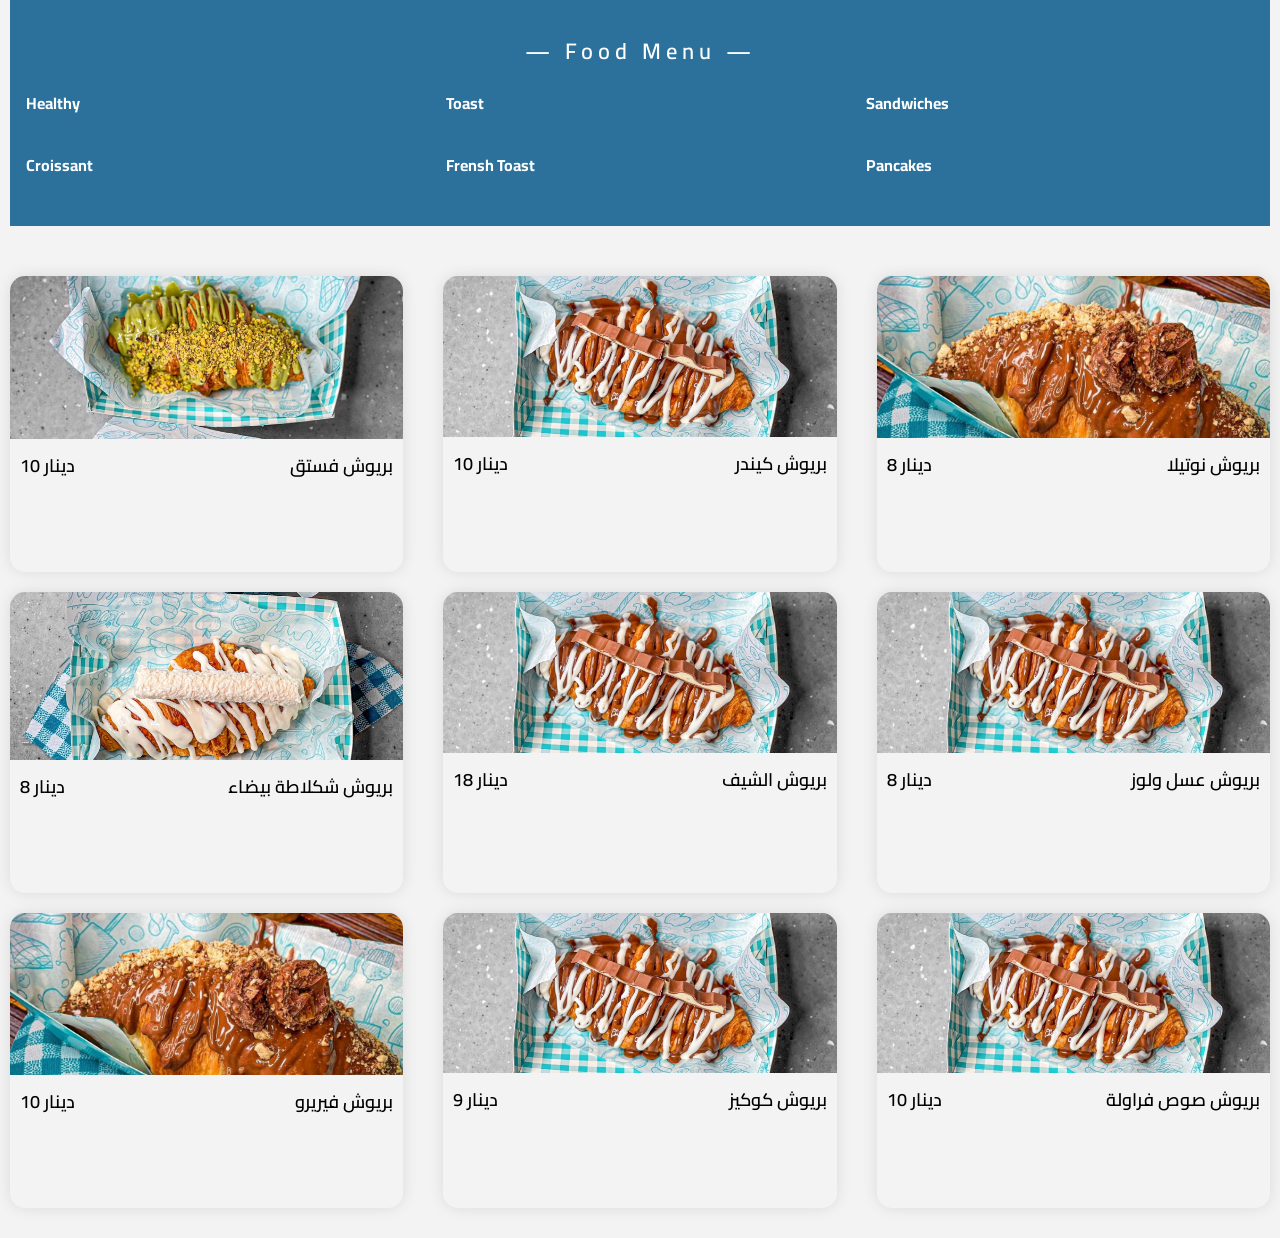
<file: croissant.html>
<!DOCTYPE html>
<html lang="en">

<head>
    <meta charset="UTF-8">
    <meta http-equiv="X-UA-Compatible" content="IE=edge">
    <meta name="viewport" content="width=device-width, initial-scale=1.0">
    <link rel="stylesheet" href="styles/new-menu.css">
    <title>Another Menu</title>
</head>

<body>
    <div class="menu">
        <div class="heading">
            <!-- <h1>LaTaza Cafe</h1> -->

            <h3>&mdash; Food Menu &mdash;</h3>
            <div class="header">
                <h3> <a href="healthy.html"> Healthy </a></h3>
                <h3><a href="toast.html"> Toast </a> </h3>
                <h3><a href="sandwiches.html"> Sandwiches </a> </h3>
                <h3> <a href="croissant.html"> Croissant </a> </h3>
                <h3><a href="frensh.html"> Frensh Toast </a> </h3>
                <h3> <a href="healthy.html"> Pancakes </a> </h3>
            </div>


        </div>
        <button onclick="topFunction()" id="myBtn" title="Go to top">^</button>
        <div class="food-item">
            <img src="assets/croissant/pesto.jpg" alt="">
            <div class="details">
                <div class="details-sub">
                    <h5 >10 دينار</h5>
                    <h5 class="price">  بريوش فستق</h5>
                </div>
                <!-- <p>Lorem ipsum dolor sit amet consectetur adipisicing elit.</p> -->
            </div>
        </div>

        <div class="food-item">
            <img src="assets/croissant/kinder.jpg" alt="">
            <div class="details">
                <div class="details-sub">
                    <h5>10 دينار</h5>
                    <h5  class="price">  بريوش كيندر</h5>
                </div>
                <!-- <p>Lorem ipsum dolor sit amet consectetur adipisicing elit.</p> -->
            </div>
        </div>

        <div class="food-item">
            <img src="assets/croissant/ferrro.jpg" alt="">
            <div class="details">
                <div class="details-sub">
                    <h5 >8 دينار</h5>
                    <h5 class="price"class="price">  بريوش نوتيلا</h5>
                </div>
                <!-- <p>Lorem ipsum dolor sit amet consectetur adipisicing elit.</p> -->
            </div>
        </div>

        <div class="food-item">
            <img src="assets/croissant/white.jpg" alt="">
            <div class="details">
                <div class="details-sub">
                    <h5>8 دينار</h5>
                    <h5 class="price">  بريوش شكلاطة بيضاء </h5>
                </div>
                <!-- <p>Lorem ipsum dolor sit amet consectetur adipisicing elit.</p> -->
            </div>
        </div>
        <div class="food-item">
            <img src="assets/croissant/kinder.jpg" alt="">
            <div class="details">
                <div class="details-sub">
                    <h5>18 دينار</h5>
                    <h5 class="price">  بريوش  الشيف </h5>
                </div>
                <!-- <p>Lorem ipsum dolor sit amet consectetur adipisicing elit.</p> -->
            </div>
        </div>
        <div class="food-item">
            <img src="assets/croissant/kinder.jpg" alt="">
            <div class="details">
                <div class="details-sub">
                    <h5>8 دينار</h5>
                    <h5 class="price">  بريوش  عسل ولوز </h5>
                </div>
                <!-- <p>Lorem ipsum dolor sit amet consectetur adipisicing elit.</p> -->
            </div>
        </div>
        <div class="food-item">
            <img src="assets/croissant/ferrro.jpg" alt="">
            <div class="details">
                <div class="details-sub">
                    <h5>10 دينار</h5>
                    <h5 class="price">  بريوش  فيريرو </h5>
                </div>
                <!-- <p>Lorem ipsum dolor sit amet consectetur adipisicing elit.</p> -->
            </div>
        </div>
        <div class="food-item">
            <img src="assets/croissant/kinder.jpg" alt="">
            <div class="details">
                <div class="details-sub">
                    <h5>9 دينار</h5>
                    <h5 class="price">  بريوش  كوكيز </h5>
                </div>
                <!-- <p>Lorem ipsum dolor sit amet consectetur adipisicing elit.</p> -->
            </div>
        </div>
        <div class="food-item">
            <img src="assets/croissant/kinder.jpg" alt="">
            <div class="details">
                <div class="details-sub">
                    <h5>10 دينار</h5>
                    <h5 class="price">  بريوش  صوص فراولة </h5>
                </div>
                <!-- <p>Lorem ipsum dolor sit amet consectetur adipisicing elit.</p> -->
            </div>
        </div>
        
    </div>
    <script>
        // Get the button
        let mybutton = document.getElementById("myBtn");

        // When the user scrolls down 20px from the top of the document, show the button
        window.onscroll = function () { scrollFunction() };

        function scrollFunction() {
            if (document.body.scrollTop > 20 || document.documentElement.scrollTop > 20) {
                mybutton.style.display = "block";
            } else {
                mybutton.style.display = "none";
            }
        }

        // When the user clicks on the button, scroll to the top of the document
        function topFunction() {
            document.body.scrollTop = 0;
            document.documentElement.scrollTop = 0;
        }
    </script>
</body>

</html>
</file>
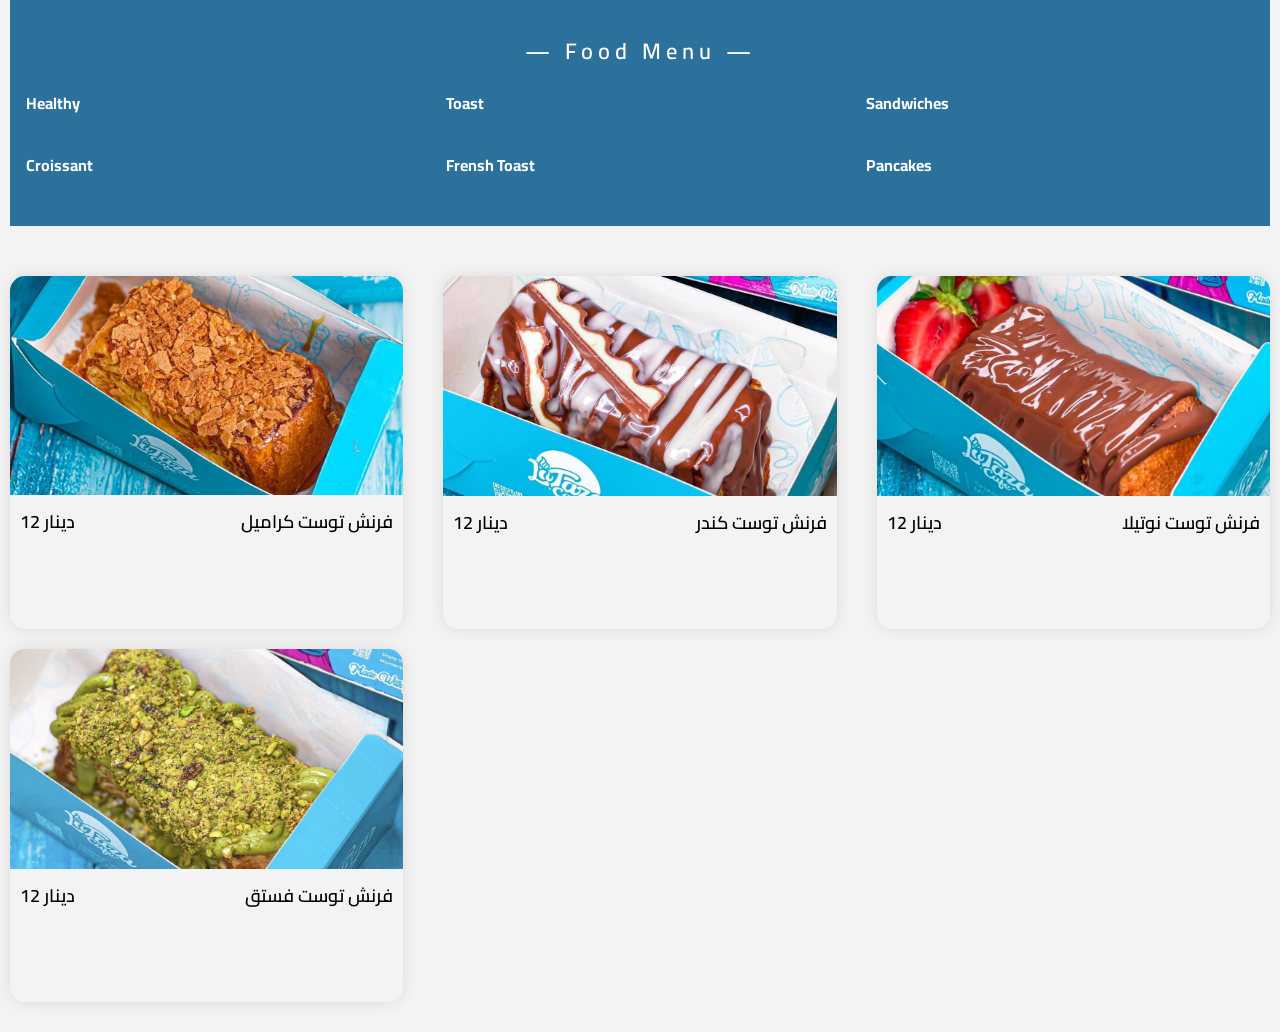
<file: frensh.html>
<!DOCTYPE html>
<html lang="en">

<head>
    <meta charset="UTF-8">
    <meta http-equiv="X-UA-Compatible" content="IE=edge">
    <meta name="viewport" content="width=device-width, initial-scale=1.0">
    <link rel="stylesheet" href="styles/new-menu.css">
    <title>Another Menu</title>
</head>

<body>
    <div class="menu">
        <div class="heading">
            <!-- <h1>LaTaza Cafe</h1> -->

            <h3>&mdash; Food Menu &mdash;</h3>
            <div class="header">
                <h3> <a href="healthy.html"> Healthy </a></h3>
                <h3><a href="toast.html"> Toast </a> </h3>
                <h3><a href="sandwiches.html"> Sandwiches </a> </h3>
                <h3> <a href="croissant.html"> Croissant </a> </h3>
                <h3><a href="frensh.html"> Frensh Toast </a> </h3>
                <h3> <a href="healthy.html"> Pancakes </a> </h3>
            </div>


        </div>
        <button onclick="topFunction()" id="myBtn" title="Go to top">^</button>
        <div class="food-item">
            <img src="assets/frenshToast/caramel.jpg" alt="">
            <div class="details">
                <div class="details-sub">
                    <h5 >12 دينار</h5>
                    <h5 class="price">فرنش توست كراميل</h5>
                </div>
                <!-- <p>Lorem ipsum dolor sit amet consectetur adipisicing elit.</p> -->
            </div>
        </div>

        <div class="food-item">
            <img src="assets/frenshToast/kinder.jpg" alt="">
            <div class="details">
                <div class="details-sub">
                    <h5>12 دينار</h5>
                    <h5  class="price"> فرنش توست كندر</h5>
                </div>
                <!-- <p>Lorem ipsum dolor sit amet consectetur adipisicing elit.</p> -->
            </div>
        </div>

        <div class="food-item">
            <img src="assets/frenshToast/nutella.jpg" alt="">
            <div class="details">
                <div class="details-sub">
                    <h5 >12 دينار</h5>
                    <h5 class="price"class="price">فرنش توست نوتيلا</h5>
                </div>
                <!-- <p>Lorem ipsum dolor sit amet consectetur adipisicing elit.</p> -->
            </div>
        </div>

        <div class="food-item">
            <img src="assets/frenshToast/pesto.jpg" alt="">
            <div class="details">
                <div class="details-sub">
                    <h5>12 دينار</h5>
                    <h5 class="price">فرنش توست فستق </h5>
                </div>
                <!-- <p>Lorem ipsum dolor sit amet consectetur adipisicing elit.</p> -->
            </div>
        </div>

     
        
    </div>
    <script>
        // Get the button
        let mybutton = document.getElementById("myBtn");

        // When the user scrolls down 20px from the top of the document, show the button
        window.onscroll = function () { scrollFunction() };

        function scrollFunction() {
            if (document.body.scrollTop > 20 || document.documentElement.scrollTop > 20) {
                mybutton.style.display = "block";
            } else {
                mybutton.style.display = "none";
            }
        }

        // When the user clicks on the button, scroll to the top of the document
        function topFunction() {
            document.body.scrollTop = 0;
            document.documentElement.scrollTop = 0;
        }
    </script>
</body>

</html>
</file>
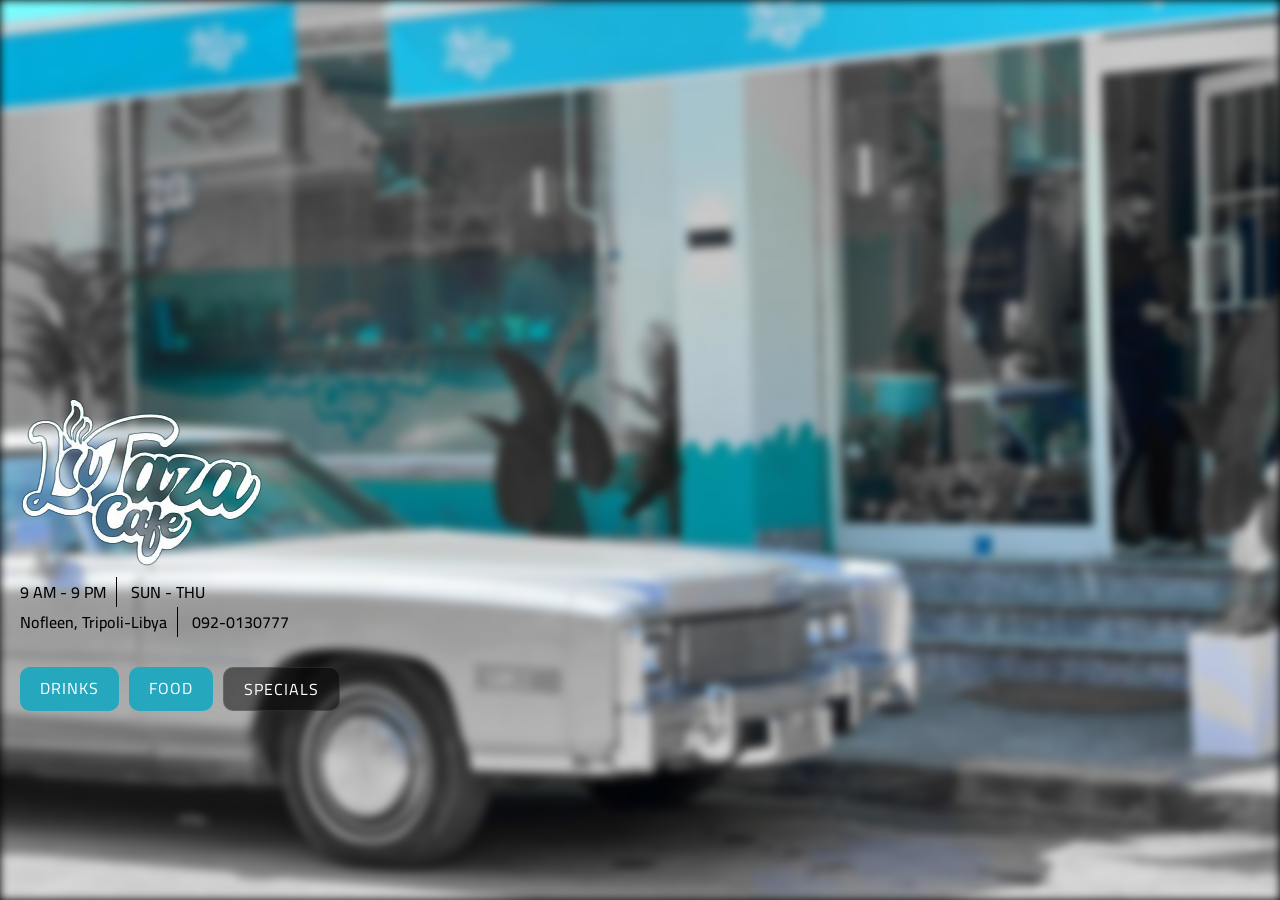
<file: home.html>
<!DOCTYPE html>
<html lang="en">
<head>
    <meta charset="UTF-8">
    <meta http-equiv="X-UA-Compatible" content="IE=edge">
    <meta name="viewport" content="width=device-width, initial-scale=1.0">
    <title>Home</title>
    <link rel="stylesheet" href="styles/home.css">
    <!-- <link rel="stylesheet" href="https://fonts.googleapis.com/icon?family=Material+Icons"> -->
    <!-- <link href='https://unpkg.com/boxicons@2.1.4/css/boxicons.min.css' rel='stylesheet'> -->

</head>
<body>
    <header>
    </header>
    <div class="banner">
        
        <img src="assets/bg2.jpg" class="bg" alt="">
        <div class="content">
            <img src="assets/name.png" class="restTitle" alt="">
        <h4>
            <span>9 AM - 9 PM</span>
            <span>SUN - THU</span>
        </h4>
        <h4>
        <span>Nofleen, Tripoli-Libya</span>
        <span>092-0130777</span>
        </h4>
        <br>
    <div class="buttons">
        <a href="side-menu.html"><i class="fi fi-rs-coffee"></i>DRINKS</a>
        <a href="new-menu.html">FOOD</a>
        <a href="">Specials</a>
    </div>  
    </div>

    </div>
</body>
</html>
</file>
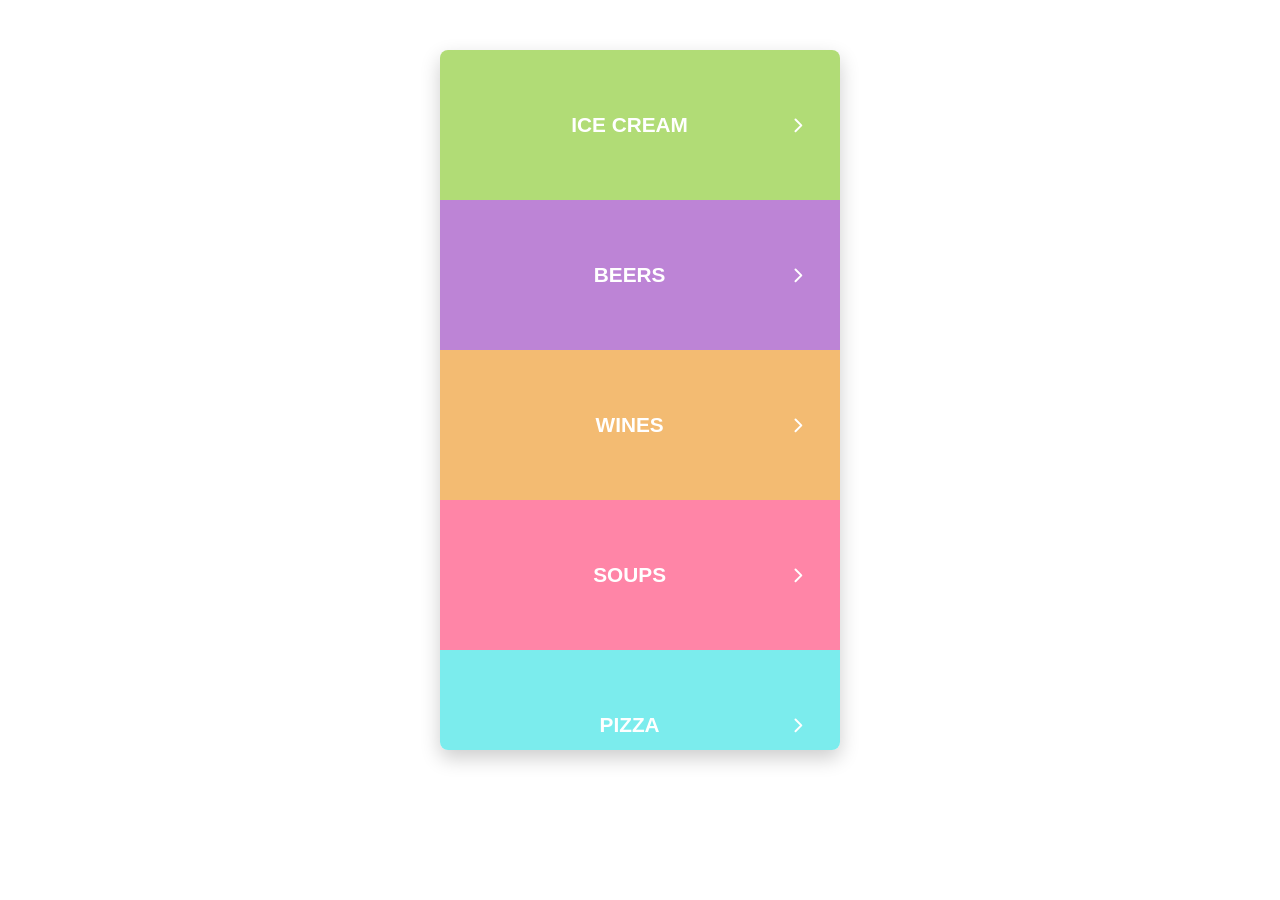
<file: new.html>
<!DOCTYPE html>
<html lang="en">
<head>
    <meta charset="UTF-8">
    <meta http-equiv="X-UA-Compatible" content="IE=edge">
    <meta name="viewport" content="width=device-width, initial-scale=1.0">
    <title>Document</title>
</head>
<body>
    <!-- Based on the following Dribbble design: https://dribbble.com/shots/1832066-GIF-for-Restaurant-Menu -->

<div class="outer-container">
    <ul class="ui-list">
      <li class="ui-item green">
        <i class="ion-icecream food-icon"></i>
        <p>Ice cream</p>
        <svg xmlns="http://www.w3.org/2000/svg" width="1em" height="1em" viewBox="0 0 512 512"><path fill="none" stroke="currentColor" stroke-linecap="round" stroke-linejoin="round" stroke-width="48" d="m184 112l144 144l-144 144"/></svg>      </li>
      <li class="ui-item purple">
        <i class="ion-beer food-icon"></i>
        <p>Beers</p>
        <svg xmlns="http://www.w3.org/2000/svg" width="1em" height="1em" viewBox="0 0 512 512"><path fill="none" stroke="currentColor" stroke-linecap="round" stroke-linejoin="round" stroke-width="48" d="m184 112l144 144l-144 144"/></svg>      </li>
      <li class="ui-item orange">
        <i class="ion-wineglass food-icon"></i>
        <p>Wines</p>
        <svg xmlns="http://www.w3.org/2000/svg" width="1em" height="1em" viewBox="0 0 512 512"><path fill="none" stroke="currentColor" stroke-linecap="round" stroke-linejoin="round" stroke-width="48" d="m184 112l144 144l-144 144"/></svg>
      </li>
      <li class="ui-item pink">
        <i class="ion-soup-can food-icon"></i>
        <p>Soups</p>
        <svg xmlns="http://www.w3.org/2000/svg" width="1em" height="1em" viewBox="0 0 512 512"><path fill="none" stroke="currentColor" stroke-linecap="round" stroke-linejoin="round" stroke-width="48" d="m184 112l144 144l-144 144"/></svg>
      </li>
      <li class="ui-item blue">
        <i class="ion-pizza food-icon"></i>
        <p>Pizza</p>
        <svg xmlns="http://www.w3.org/2000/svg" width="1em" height="1em" viewBox="0 0 512 512"><path fill="none" stroke="currentColor" stroke-linecap="round" stroke-linejoin="round" stroke-width="48" d="m184 112l144 144l-144 144"/></svg>
      </li>
      <li class="ui-item green">
        <i class="ion-coffee food-icon"></i>
        <p>Coffee</p>
        <svg xmlns="http://www.w3.org/2000/svg" width="1em" height="1em" viewBox="0 0 512 512"><path fill="none" stroke="currentColor" stroke-linecap="round" stroke-linejoin="round" stroke-width="48" d="m184 112l144 144l-144 144"/></svg>
      </li>
    </ul>
  
  </div>

  <style>
    .outer-container {
  background-color: #FFFFFF;
  box-shadow: 0px 8px 20px rgba(0, 0, 0, 0.2);
  margin: 50px auto;
  width: 400px;
  height: 700px;
  box-sizing: border-box;
  border-radius: 0.5em;
  overflow-y: hidden;
  overflow-x: hidden;
}
.outer-container:hover {
  overflow-y: scroll;
}

.ui-list {
  list-style-type: none;
  margin: 0;
  padding: 0;
}

.brown {
  background-color: #927C78;
}

.silver {
  background-color: #DBDFD4;
}

.orange {
  background-color: #F3BB72;
}

.pink {
  background-color: #FF85A7;
}

.blue {
  background-color: #7BECED;
}

.dark-blue {
  background-color: #9CB4F0;
}

.green {
  background-color: #B1DC76;
}

.purple {
  background-color: #BD84D6;
}

p {
  transition: 300ms ease-out;
  margin: 0;
}

.ui-item {
  font-family: "Open Sans", sans-serif;
  font-weight: 700;
  text-transform: uppercase;
  font-size: 1.3em;
  height: 150px;
  box-sizing: border-box;
  color: #FFFFFF;
  display: flex;
  width: 400px;
  align-items: center;
  justify-content: space-between;
  padding: 0 1.5em;
  transition: 300ms ease-out;
}
.ui-item:hover {
  cursor: pointer;
}
.ui-item:hover p {
  font-size: 1.5em;
}
.ui-item:hover .food-icon {
  transform: rotate(-35deg);
}

.food-icon {
  font-size: 4em;
  transition: 300ms ease-out;
}

.ion-ios-arrow-forward {
  color: white;
  font-size: 1.5em;
  transition: 100ms ease-out;
}

::-webkit-scrollbar {
  width: 10px;
}

::-webkit-scrollbar-thumb {
  background: rgba(0, 0, 0, 0.5);
  border-radius: 0.5em;
}
  </style>
</body>
</html>
</file>
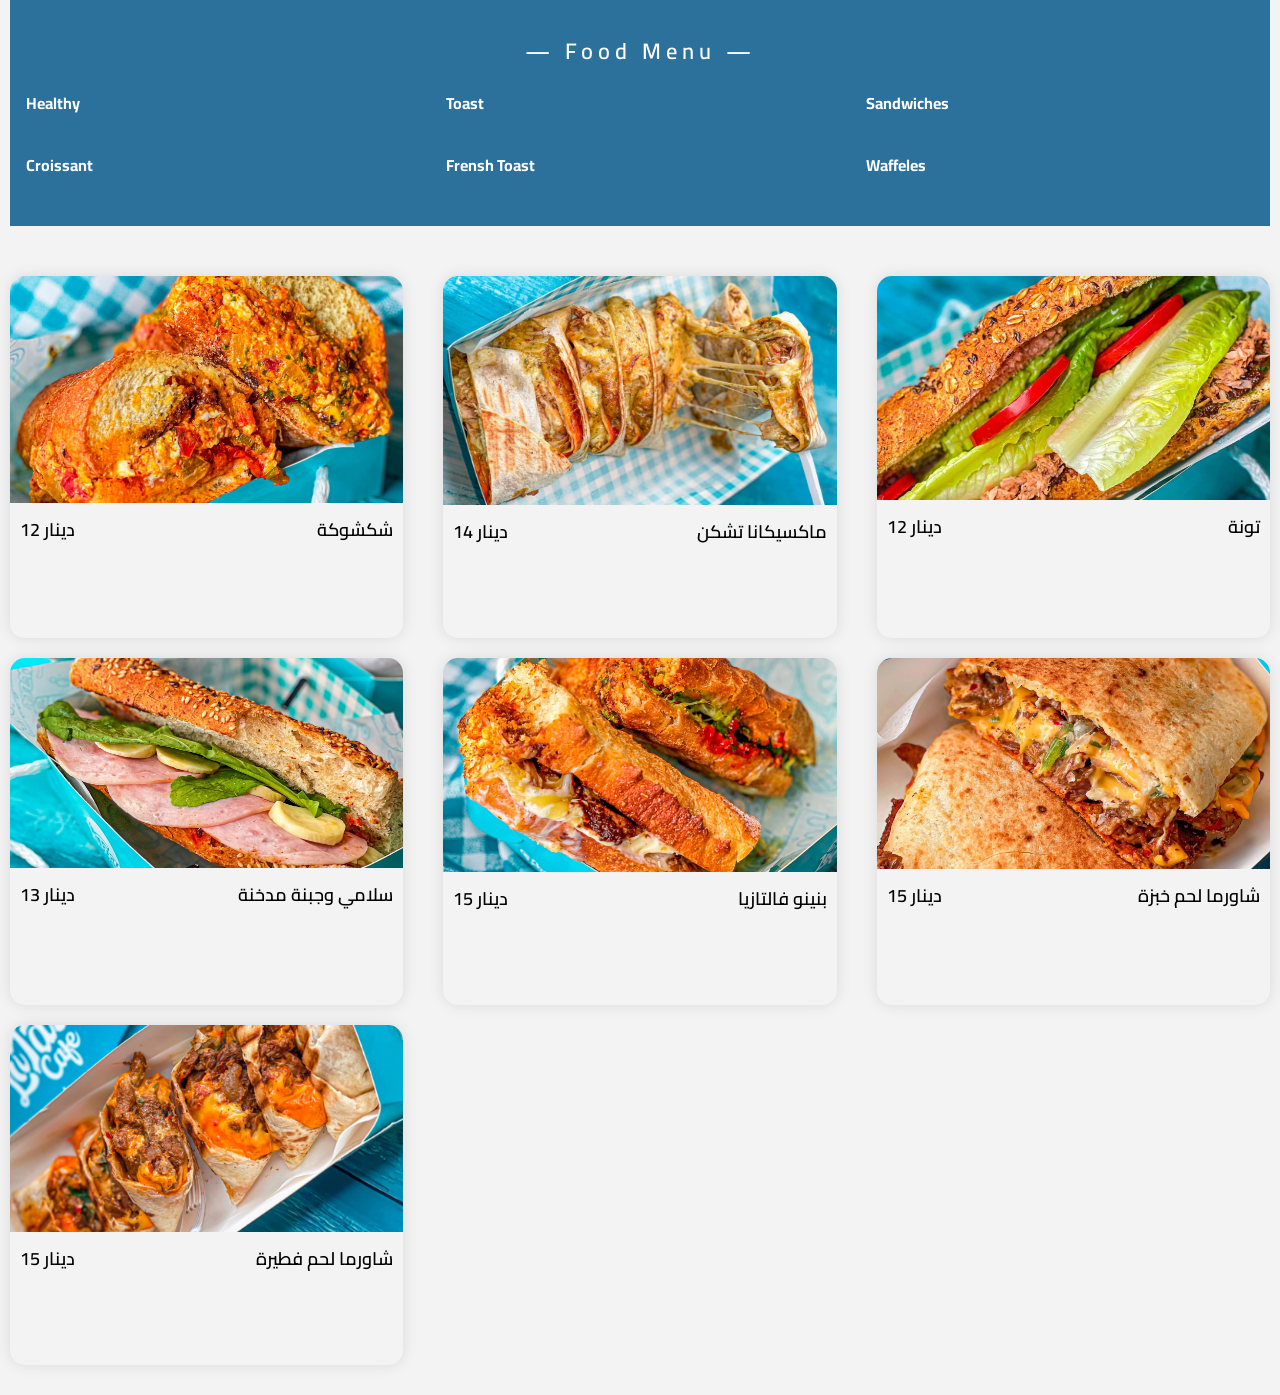
<file: sandwiches.html>
<!DOCTYPE html>
<html lang="en">

<head>
    <meta charset="UTF-8">
    <meta http-equiv="X-UA-Compatible" content="IE=edge">
    <meta name="viewport" content="width=device-width, initial-scale=1.0">
    <link rel="stylesheet" href="styles/new-menu.css">
    <title>Another Menu</title>
</head>

<body>
    <div class="menu">
        <div class="heading">
            <!-- <h1>LaTaza Cafe</h1> -->

            <h3>&mdash; Food Menu &mdash;</h3>
            <div class="header">
                <h3 > <a href="healthy.html"> Healthy </a></h3>
                <h3><a href="toast.html"> Toast </a> </h3>
                <h3><a href="sandwiches.html"> Sandwiches </a> </h3>
                <h3> <a href="croissant.html"> Croissant </a> </h3>
                <h3><a href="frensh.html"> Frensh Toast </a> </h3>
                <h3> <a href="healthy.html"> Waffeles </a> </h3>
            </div>


        </div>
        <button onclick="topFunction()" id="myBtn" title="Go to top">Top</button>
        <div class="food-item">
            <img src="assets/sandwiches/shak.jpg" alt="">
            <div class="details">
                <div class="details-sub">
                    <h5>12 دينار</h5>
                    <h5 class="price">شكشوكة</h5>
                </div>
                <!-- <p>Lorem ipsum dolor sit amet consectetur adipisicing elit.</p> -->
            </div>
        </div>

        <div class="food-item">
            <img src="assets/sandwiches/makk.jpg" alt="">
            <div class="details">
                <div class="details-sub">
                    <h5>14 دينار</h5>
                    <h5 class="price"> ماكسيكانا تشكن</h5>
                </div>
                <!-- <p>Lorem ipsum dolor sit amet consectetur adipisicing elit.</p> -->
            </div>
        </div>

        <div class="food-item">
            <img src="assets/sandwiches/tuna.jpg" alt="">
            <div class="details">
                <div class="details-sub">
                    <h5>12 دينار</h5>
                    <h5 class="price">تونة </h5>
                </div>
                <!-- <p>Lorem ipsum dolor sit amet consectetur adipisicing elit.</p> -->
            </div>
        </div>

        <div class="food-item">
            <img src="assets/sandwiches/salami.jpg" alt="">
            <div class="details">
                <div class="details-sub">
                    <h5>13 دينار</h5>
                    <h5 class="price">سلامي وجبنة مدخنة</h5>
                </div>
                <!-- <p>Lorem ipsum dolor sit amet consectetur adipisicing elit.</p> -->
            </div>
        </div>

        <div class="food-item">
            <img src="assets/sandwiches/fantasy.jpg" alt="">
            <div class="details">
                <div class="details-sub">
                    <h5 >15 دينار</h5>
                    <h5 class="price">بنينو فالتازيا</h5>
                </div>
                <!-- <p>Lorem ipsum dolor sit amet consectetur adipisicing elit.</p> -->
            </div>
        </div>
        <div class="food-item">
            <img src="assets/sandwiches/sandwich.jpg" alt="">
            <div class="details">
                <div class="details-sub">
                    <h5>15 دينار</h5>
                    <h5  class="price">شاورما لحم خبزة </h5>
                </div>
                <!-- <p>Lorem ipsum dolor sit amet consectetur adipisicing elit.</p> -->
            </div>
        </div>
        <div class="food-item">
            <img src="assets/sandwiches/shawarma.jpg" alt="">
            <div class="details">
                <div class="details-sub">
                    <h5 >15 دينار</h5>
                    <h5 class="price">شاورما لحم فطيرة </h5>
                </div>
                <!-- <p>Lorem ipsum dolor sit amet consectetur adipisicing elit.</p> -->
            </div>
        </div>
    </div>
    <script>
        // Get the button
        let mybutton = document.getElementById("myBtn");

        // When the user scrolls down 20px from the top of the document, show the button
        window.onscroll = function () { scrollFunction() };

        function scrollFunction() {
            if (document.body.scrollTop > 20 || document.documentElement.scrollTop > 20) {
                mybutton.style.display = "block";
            } else {
                mybutton.style.display = "none";
            }
        }

        // When the user clicks on the button, scroll to the top of the document
        function topFunction() {
            document.body.scrollTop = 0;
            document.documentElement.scrollTop = 0;
        }
    </script>
</body>

</html>
</file>
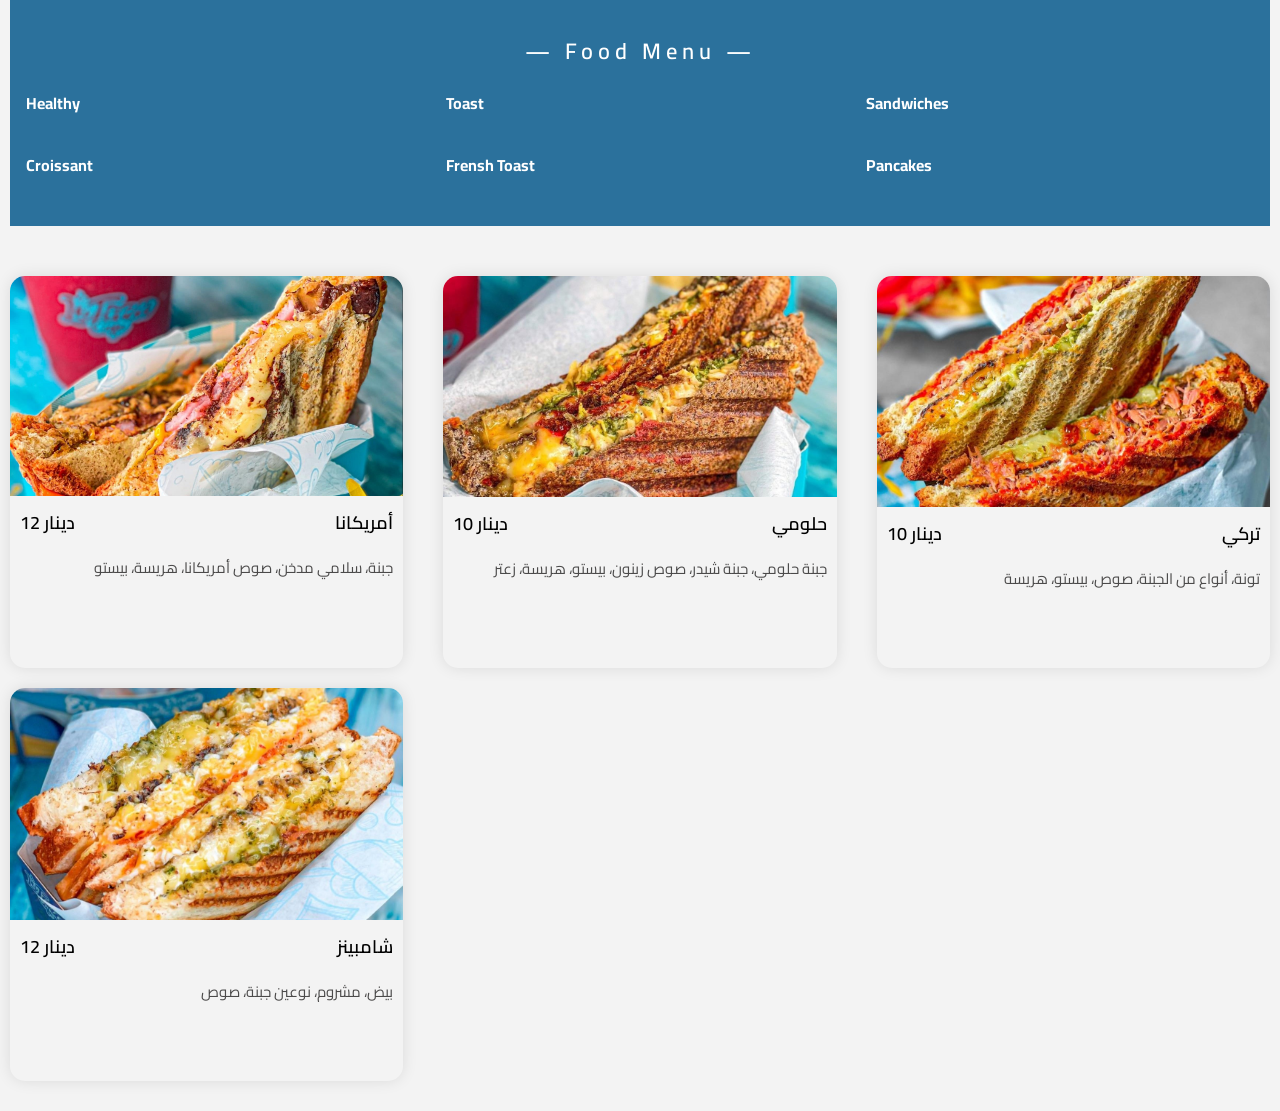
<file: toast.html>
<!DOCTYPE html>
<html lang="en">

<head>
    <meta charset="UTF-8">
    <meta http-equiv="X-UA-Compatible" content="IE=edge">
    <meta name="viewport" content="width=device-width, initial-scale=1.0">
    <link rel="stylesheet" href="styles/new-menu.css">
    <title>Another Menu</title>
</head>

<body>
    <div class="menu">
        <div class="heading">
            <!-- <h1>LaTaza Cafe</h1> -->

            <h3>&mdash; Food Menu &mdash;</h3>
            <div class="header">
                <h3 > <a href="healthy.html"> Healthy </a></h3>
                <h3><a href="toast.html"> Toast </a> </h3>
                <h3><a href="sandwiches.html"> Sandwiches </a> </h3>
                <h3> <a href="croissant.html"> Croissant </a> </h3>
                <h3><a href="frensh.html"> Frensh Toast </a> </h3>
                <h3> <a href="healthy.html"> Pancakes </a> </h3>
            </div>


        </div>
        <button onclick="topFunction()" id="myBtn" title="Go to top">Top</button>
        <div class="food-item">
            <img src="assets/toast/toast.jpg" alt="">
            <div class="details">
                <div class="details-sub">
                    
                    <h5>  12 دينار   </h5>
                    <h5 class="price">أمريكانا</h5>
                </div>
                <p>جبنة، سلامي مدخن، صوص أمريكانا، هريسة، بيستو</p>
            </div>
        </div>

        <div class="food-item">
            <img src="assets/toast/toast22.jpg" alt="">
            <div class="details">
                <div class="details-sub">
                    <h5 >10 دينار</h5>
                    <h5 class="price"> حلومي</h5>
                </div>
                <p>جبنة حلومي، جبنة شيدر، صوص زينون، بيستو، هريسة، زعتر</p>
            </div>
        </div>

        <div class="food-item">
            <img src="assets/toast/toastTurkey.jpg" alt="">
            <div class="details">
                <div class="details-sub">
                    <h5 >10 دينار</h5>
                    <h5 class="price">تركي</h5>
                </div>
                <p>تونة، أنواع من الجبنة، صوص، بيستو، هريسة</p>
            </div>
        </div>

        <div class="food-item">
            <img src="assets/toast/toast1.jpg" alt="">
            <div class="details">
                <div class="details-sub">
                    <h5>12 دينار</h5>
                    <h5 class="price">شامبينز</h5>
                </div>
                <p>بيض، مشروم، نوعين جبنة، صوص</p>
            </div>
        </div>
    </div>
    <script>
        // Get the button
        let mybutton = document.getElementById("myBtn");

        // When the user scrolls down 20px from the top of the document, show the button
        window.onscroll = function () { scrollFunction() };

        function scrollFunction() {
            if (document.body.scrollTop > 20 || document.documentElement.scrollTop > 20) {
                mybutton.style.display = "block";
            } else {
                mybutton.style.display = "none";
            }
        }

        // When the user clicks on the button, scroll to the top of the document
        function topFunction() {
            document.body.scrollTop = 0;
            document.documentElement.scrollTop = 0;
        }
    </script>
</body>

</html>
</file>
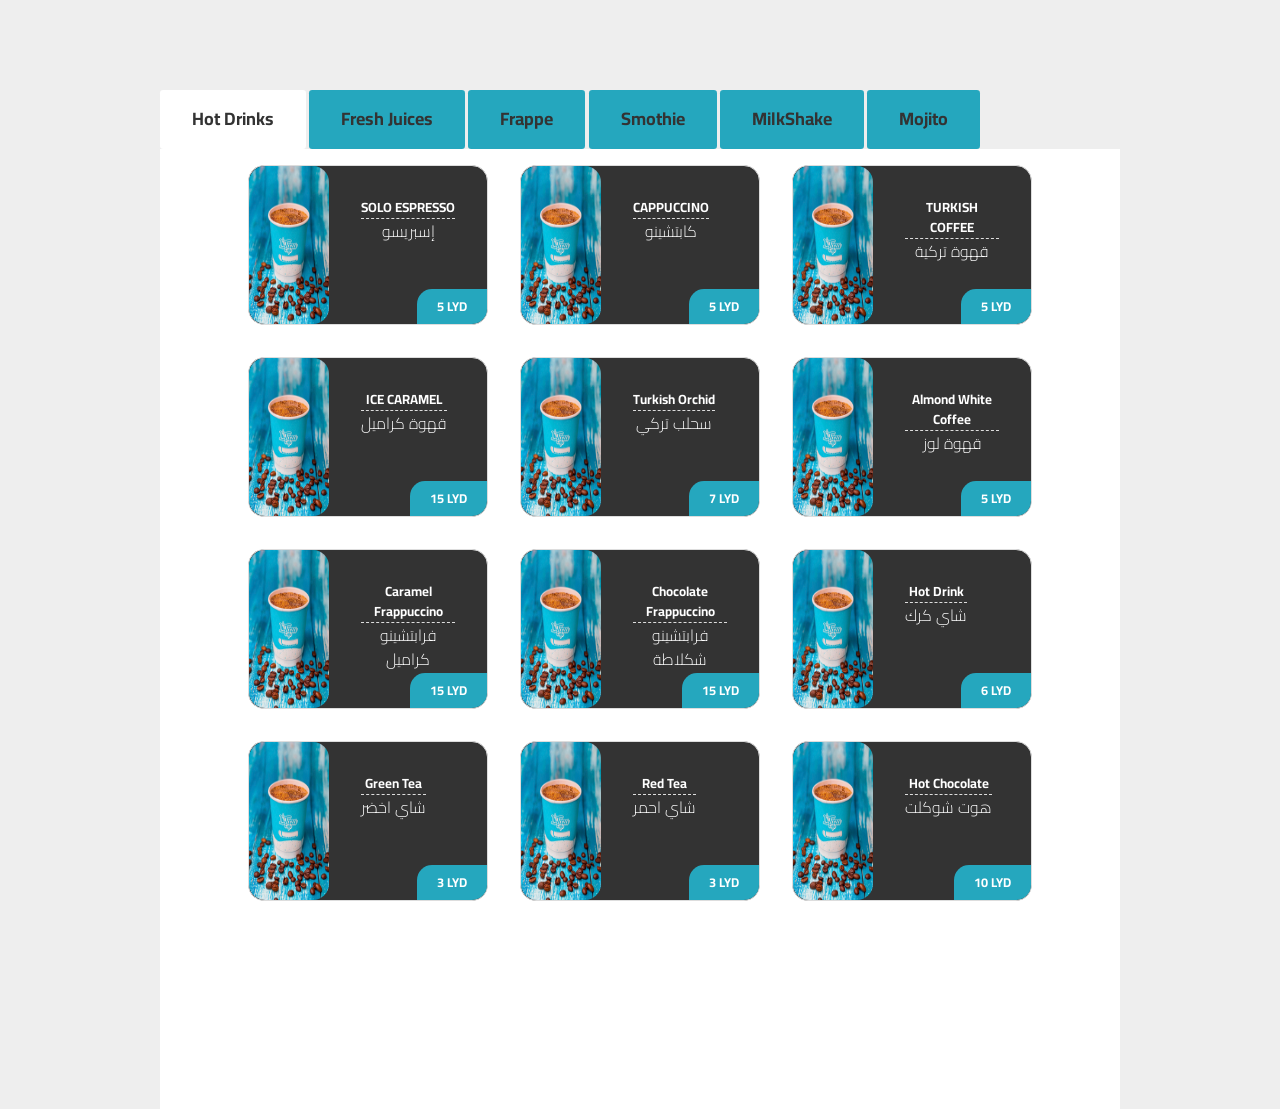
<file: drinks/coffee.html>
<!DOCTYPE html>
<html lang="en">

<head>
    <meta charset="UTF-8">
    <meta http-equiv="X-UA-Compatible" content="IE=edge">
    <meta name="viewport" content="width=device-width, initial-scale=1.0">
    <title>Coffee & Hot Drinks</title>
    <link rel="stylesheet" href="../styles/menu-style.css">
</head>


    <body>
        <div class="tabs" id="tab">
        <input type="radio" name="tabs" id="tabone" checked="checked">
        <label for="tabone">Hot Drinks</label>
        <div class="tab">
            <div class="main-grid-container">
                <div class="drinks-section"> 
                    <div class="section sec-1">
                    <img src="../assets/coffee.jpg" class="bg3" alt="">
                        <div class="drink-details">
                            <h5>SOLO ESPRESSO</h5>
                            <p>إسبريسو</p>
                        </div> 
                            <span>5 LYD</span>
                        </div>
                    <div class="section sec-1">
                    <img src="../assets/coffee.jpg"  alt="">
                        <div class="drink-details">
                            <h5>CAPPUCCINO</h5>
                            <p>كابتشينو</p>
                        </div>
                            <span>5 LYD</span>
                      
                    </div>
                    <div class="section sec-1">
                    <img src="../assets/coffee.jpg"  alt="">
                        <div class="drink-details">
                            <h5>TURKISH COFFEE</h5>
                            <p>قهوة تركية</p>
                        </div>
                            <span>5 LYD</span>
                    </div>
                    <div class="section sec-1">
                    <img src="../assets/coffee.jpg"  alt="">
                        <div class="drink-details">
                            <h5>ICE CARAMEL</h5>
                            <p>قهوة كراميل</p>
                        </div>
                            <span>15 LYD</span>
                    </div>
                    <div class="section sec-1">
                    <img src="../assets/coffee.jpg"  alt="">
                        <div class="drink-details">
                            <h5>Turkish orchid</h5>
                            <p>سحلب تركي</p>
                        </div>
                            <span>7 LYD</span>
                    </div>
                    <div class="section sec-1">
                    <img src="../assets/coffee.jpg"  alt="">
                        <div class="drink-details">
                            <h5>Almond white coffee</h5>
                            <p>قهوة لوز</p>
                        </div>
                            <span>5 LYD</span>
                    </div>
                    <div class="section sec-1">
                    <img src="../assets/coffee.jpg"  alt="">
                        <div class="drink-details">
                            <h5>Caramel Frappuccino</h5>
                            <p>فرابتشينو كراميل</p>
                             </div>
                            <span>15 LYD</span>
                    </div>
                    <div class="section sec-1">
                    <img src="../assets/coffee.jpg"  alt="">
                        <div class="drink-details">
                            <h5>Chocolate Frappuccino</h5>
                            <p> فرابتشينو شكلاطة</p>  </div>
                            <span>15 LYD</span>
                      
                    </div>
                    <div class="section sec-1">
                    <img src="../assets/coffee.jpg"  alt="">
                        <div class="drink-details">
                            <h5>hot drink</h5>
                            <p> شاي كرك</p></div>
                            <span>6 LYD</span>
                        
                    </div>
                    <div class="section sec-1">
                    <img src="../assets/coffee.jpg"  alt="">
                        <div class="drink-details">
                            <h5>Green tea</h5>
                            <p> شاي اخضر</p></div>
                            <span>3 LYD</span>
                        
                    </div>
                    <div class="section sec-1">
                    <img src="../assets/coffee.jpg"  alt="">
                        <div class="drink-details">
                            <h5>Red tea</h5>
                            <p> شاي احمر</p> </div>
                            <span>3 LYD</span>
                       
                    </div>
                    <div class="section sec-1">
                    <img src="../assets/coffee.jpg"  alt="">
                        <div class="drink-details">
                            <h5>Hot Chocolate</h5>
                            <p> هوت شوكلت</p></div>
                            <span>10 LYD</span>
                        
                    </div>
        
                </div>
            </div>
        </div>
    
        <input type="radio" name="tabs" id="tabtwo">
        <label for="tabtwo"> Fresh Juices</label>
        <div class="tab">
            <div class="main-grid-container">
                <div class="header">
                    <h1>Our Fresh Juices</h1>
                </div>
                <div class="drinks-section">
                    <div class="section sec-1">
                        <img src="../assets/fresh.jpg" alt="">
                        <div class="drink-details">
                           <h5>PINEAPPLE & GINGER JUICE</h5>
                            <p> أناناس وزنجبيل</p>
                            <span>12 LYD</span>
                        </div>
                    </div>
                    <div class="section sec-1">
                        <img src="../assets/fresh.jpg" alt="">
                        <div class="drink-details">
                         <h5>PINEAPPLE & GINGER JUICE</h5>
                            <p> أناناس وزنجبيل</p>
                            <span>12 LYD</span>
                        </div>
                    </div>
                    <div class="section sec-1">
                        <img src="../assets/fresh.jpg" alt="">
                        <div class="drink-details">
                         <h5>PINEAPPLE & GINGER JUICE</h5>
                            <p> أناناس وزنجبيل</p>
                            <span>12 LYD</span>
                        </div>
                    </div>
                    <div class="section sec-1">
                        <img src="../assets/fresh.jpg" alt="">
                        <div class="drink-details">
                         <h5>PINEAPPLE & GINGER JUICE</h5>
                            <p> أناناس وزنجبيل</p>
                            <span>12 LYD</span>
                        </div>
                    </div>
                    <div class="section sec-1">
                        <img src="../assets/fresh.jpg" alt="">
                        <div class="drink-details">
                         <h5>PINEAPPLE & GINGER JUICE</h5>
                            <p> أناناس وزنجبيل</p>
                            <span>12 LYD</span>
                        </div>
                    </div>
                    <div class="section sec-1">
                        <img src="../assets/fresh.jpg" alt="">
                        <div class="drink-details">
                         <h5>PINEAPPLE & GINGER JUICE</h5>
                            <p> أناناس وزنجبيل</p>
                            <span>12 LYD</span>
                        </div>
                    </div>
                    <div class="section sec-1">
                        <img src="../assets/fresh.jpg" alt="">
                        <div class="drink-details">
                         <h5>PINEAPPLE & GINGER JUICE</h5>
                            <p> أناناس وزنجبيل</p>
                            <span>12 LYD</span>
                        </div>
                    </div>
        
                </div>
            </div>
        </div>
    
        <input type="radio" name="tabs" id="tabthree">
        <label for="tabthree"> Frappe</label>
        <div class="tab">
            <div class="main-grid-container">
                <div class="header">
                    <h1>Our Frappe</h1>
                </div>
                <div class="drinks-section">
                    <div class="section sec-1">
                        <img src="../assets/frappe.jpg" alt="">
                        <div class="drink-details">
                            <h5>STRAWBERRY</h5>
                            <p>فراولة</p>
                            <span>8 LYD</span>
                        </div>
                    </div>
                    <div class="section sec-1">
                         <img src="../assets/frappe.jpg" alt="">
                        <div class="drink-details">
                            <h5>MANGO</h5>
                            <p>مانجو</p>
                            <span>8 LYD</span>
                        </div>
                    </div>
                    <div class="section sec-1">
                         <img src="../assets/frappe.jpg" alt="">
                        <div class="drink-details">
                            <h5>BANANA</h5>
                            <p>موز</p>
                            <span>7 LYD</span>
                        </div>
                    </div>
                    <div class="section sec-1">
                         <img src="../assets/frappe.jpg" alt="">
                        <div class="drink-details">
                            <h5>STRAWBERRY & BANANA</h5>
                            <p>فراولة وموز</p>
                            <span>7 LYD</span>
                        </div>
                    </div>
                    <div class="section sec-1">
                         <img src="../assets/frappe.jpg" alt="">
                        <div class="drink-details">
                            <h5>BANANA & NUTELLA</h5>
                            <p>موز ونوتيلا</p>
                            <span>7 LYD</span>
                        </div>
                    </div>
                    <div class="section sec-1">
                         <img src="../assets/frappe.jpg" alt="">
                        <div class="drink-details">
                            <h5>FROPE LA TAZA</h5>
                            <p>فروبي خاص</p>
                            <span>7 LYD</span>
                        </div>
                    </div>
                    <div class="section sec-1">
                         <img src="../assets/frappe.jpg" alt="">
                        <div class="drink-details">
                            <h5>DATES & ALMONDS</h5>
                            <p>تمر ولوز</p>
                            <span>9 LYD</span>
                        </div>
                    </div>
        
                </div>
            </div>
        </div>
    
        <input type="radio" name="tabs" id="tabfour">
        <label for="tabfour">Smothie</label>
        <div class="tab">
            <div class="main-grid-container">
                <div class="header">
                    <h1>Our Frappe</h1>
                </div>
                <div class="drinks-section">
                    <div class="section sec-1">
                        <img src="../assets/frappe.jpg" alt="">
                        <div class="drink-details">
                            <h5>STRAWBERRY</h5>
                            <p>فراولة</p>
                            <span>8 LYD</span>
                        </div>
                    </div>
                    <div class="section sec-1">
                         <img src="../assets/frappe.jpg" alt="">
                        <div class="drink-details">
                            <h5>MANGO</h5>
                            <p>مانجو</p>
                            <span>8 LYD</span>
                        </div>
                    </div>
                    <div class="section sec-1">
                         <img src="../assets/frappe.jpg" alt="">
                        <div class="drink-details">
                            <h5>BANANA</h5>
                            <p>موز</p>
                            <span>7 LYD</span>
                        </div>
                    </div>
                    <div class="section sec-1">
                         <img src="../assets/frappe.jpg" alt="">
                        <div class="drink-details">
                            <h5>STRAWBERRY & BANANA</h5>
                            <p>فراولة وموز</p>
                            <span>7 LYD</span>
                        </div>
                    </div>
                    <div class="section sec-1">
                         <img src="../assets/frappe.jpg" alt="">
                        <div class="drink-details">
                            <h5>BANANA & NUTELLA</h5>
                            <p>موز ونوتيلا</p>
                            <span>7 LYD</span>
                        </div>
                    </div>
                    <div class="section sec-1">
                         <img src="../assets/frappe.jpg" alt="">
                        <div class="drink-details">
                            <h5>FROPE LA TAZA</h5>
                            <p>فروبي خاص</p>
                            <span>7 LYD</span>
                        </div>
                    </div>
                    <div class="section sec-1">
                         <img src="../assets/frappe.jpg" alt="">
                        <div class="drink-details">
                            <h5>DATES & ALMONDS</h5>
                            <p>تمر ولوز</p>
                            <span>9 LYD</span>
                        </div>
                    </div>
        
                </div>
            </div>
        </div>
    
        <input type="radio" name="tabs" id="tabfive">
        <label for="tabfive">MilkShake</label>
        <div class="tab">
            <div class="main-grid-container">
                <div class="header">
                    <h1>Our Frappe</h1>
                </div>
                <div class="drinks-section">
                    <div class="section sec-1">
                        <img src="../assets/frappe.jpg" alt="">
                        <div class="drink-details">
                            <h5>STRAWBERRY</h5>
                            <p>فراولة</p>
                            <span>8 LYD</span>
                        </div>
                    </div>
                    <div class="section sec-1">
                         <img src="../assets/frappe.jpg" alt="">
                        <div class="drink-details">
                            <h5>MANGO</h5>
                            <p>مانجو</p>
                            <span>8 LYD</span>
                        </div>
                    </div>
                    <div class="section sec-1">
                         <img src="../assets/frappe.jpg" alt="">
                        <div class="drink-details">
                            <h5>BANANA</h5>
                            <p>موز</p>
                            <span>7 LYD</span>
                        </div>
                    </div>
                    <div class="section sec-1">
                         <img src="../assets/frappe.jpg" alt="">
                        <div class="drink-details">
                            <h5>STRAWBERRY & BANANA</h5>
                            <p>فراولة وموز</p>
                            <span>7 LYD</span>
                        </div>
                    </div>
                    <div class="section sec-1">
                         <img src="../assets/frappe.jpg" alt="">
                        <div class="drink-details">
                            <h5>BANANA & NUTELLA</h5>
                            <p>موز ونوتيلا</p>
                            <span>7 LYD</span>
                        </div>
                    </div>
                    <div class="section sec-1">
                         <img src="../assets/frappe.jpg" alt="">
                        <div class="drink-details">
                            <h5>FROPE LA TAZA</h5>
                            <p>فروبي خاص</p>
                            <span>7 LYD</span>
                        </div>
                    </div>
                    <div class="section sec-1">
                         <img src="../assets/frappe.jpg" alt="">
                        <div class="drink-details">
                            <h5>DATES & ALMONDS</h5>
                            <p>تمر ولوز</p>
                            <span>9 LYD</span>
                        </div>
                    </div>
        
                </div>
            </div>
        </div>
    
        <input type="radio" name="tabs" id="tabsix">
        <label for="tabsix">Mojito</label>
        <div class="tab">
            <div class="main-grid-container">
                <div class="header">
                    <h1>Our Fresh Juices</h1>
                </div>
                <div class="drinks-section">
                    <div class="section sec-1">
                        <img src="../assets/fresh.jpg" alt="">
                        <div class="drink-details">
                           <h5>PINEAPPLE & GINGER JUICE</h5>
                            <p>عصيرأناناس وزنجبيل</p>
                            <span>12 LYD</span>
                        </div>
                    </div>
                    <div class="section sec-1">
                        <img src="../assets/fresh.jpg" alt="">
                        <div class="drink-details">
                         <h5>PINEAPPLE & GINGER JUICE</h5>
                            <p>عصيرأناناس وزنجبيل</p>
                            <span>12 LYD</span>
                        </div>
                    </div>
                    <div class="section sec-1">
                        <img src="../assets/fresh.jpg" alt="">
                        <div class="drink-details">
                         <h5>PINEAPPLE & GINGER JUICE</h5>
                            <p>عصيرأناناس وزنجبيل</p>
                            <span>12 LYD</span>
                        </div>
                    </div>
                    <div class="section sec-1">
                        <img src="../assets/fresh.jpg" alt="">
                        <div class="drink-details">
                         <h5>PINEAPPLE & GINGER JUICE</h5>
                            <p>عصيرأناناس وزنجبيل</p>
                            <span>12 LYD</span>
                        </div>
                    </div>
                    <div class="section sec-1">
                        <img src="../assets/fresh.jpg" alt="">
                        <div class="drink-details">
                         <h5>PINEAPPLE & GINGER JUICE</h5>
                            <p>عصيرأناناس وزنجبيل</p>
                            <span>12 LYD</span>
                        </div>
                    </div>
                    <div class="section sec-1">
                        <img src="../assets/fresh.jpg" alt="">
                        <div class="drink-details">
                         <h5>PINEAPPLE & GINGER JUICE</h5>
                            <p>عصيرأناناس وزنجبيل</p>
                            <span>12 LYD</span>
                        </div>
                    </div>
                    <div class="section sec-1">
                        <img src="../assets/fresh.jpg" alt="">
                        <div class="drink-details">
                           <h5>PINEAPPLE & GINGER JUICE</h5>
                            <p>عصيرأناناس وزنجبيل</p>
                            <span>12 LYD</span>
                        </div>
                    </div>
        
                </div>
            </div>
        </div>
    </div>

</body>

</html>
</file>
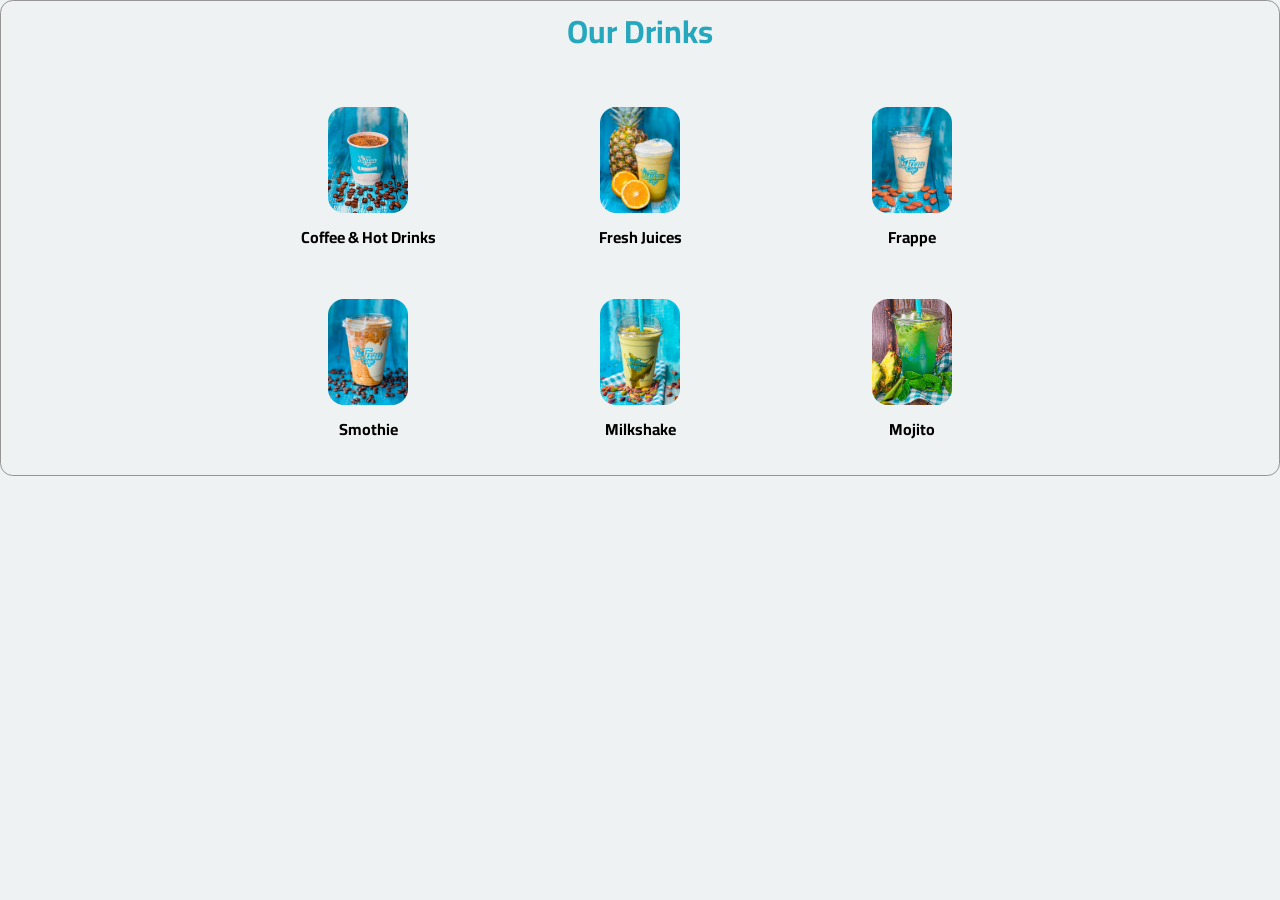
<file: drinks/drinks.html>
<!DOCTYPE html>
<html lang="en">

<head>
    <meta charset="UTF-8">
    <meta http-equiv="X-UA-Compatible" content="IE=edge">
    <meta name="viewport" content="width=device-width, initial-scale=1.0">
    <title>La Taza Drinks</title>
    <link rel="stylesheet" href="../styles/drinks-style.css">
</head>

<body>
    <div class="main-grid-container">
        <div class="header">
            <h1>Our Drinks</h1>
        </div>
        <div class="drinks-section">
            <div class="section sec-1">
                <a href="coffee.html">
                <img src="../assets/coffee.jpg" alt="coffee photo">
                <h4>Coffee & Hot Drinks</h4>
            </a>
            </div>
            <div class="section sec-2">
                <a href="fresh.html">
                <img src="../assets/fresh.jpg" alt="fresh juice photo">
                <h4>Fresh Juices</h4>
            </a>
            </div>
            <div class="section sec-3">
                <a href="frappe.html">
                <img src="../assets/frappe.jpg" alt="frappe photo">
                <h4>Frappe</h4>
            </a>
            </div>
            <div class="section sec-4">
                <a href="frappe.html">
                <img src="../assets/smothie.jpg" alt="smothie photo">
                <h4>Smothie</h4>
            </a>
            </div>
            <div class="section sec-5">
                <a href="fresh.html">
                <img src="../assets/milkshake.jpg" alt="milkshake photo">
                <h4>Milkshake</h4>
            </a>
            </div>
            <div class="section sec-6">
                <a href="coffee.html">
                <img src="../assets/mojito.jpg" alt="Mojito photo">
                <h4>Mojito</h4>
            </a>
            </div>  

        </div>
    </div>

</body>

</html>
</file>
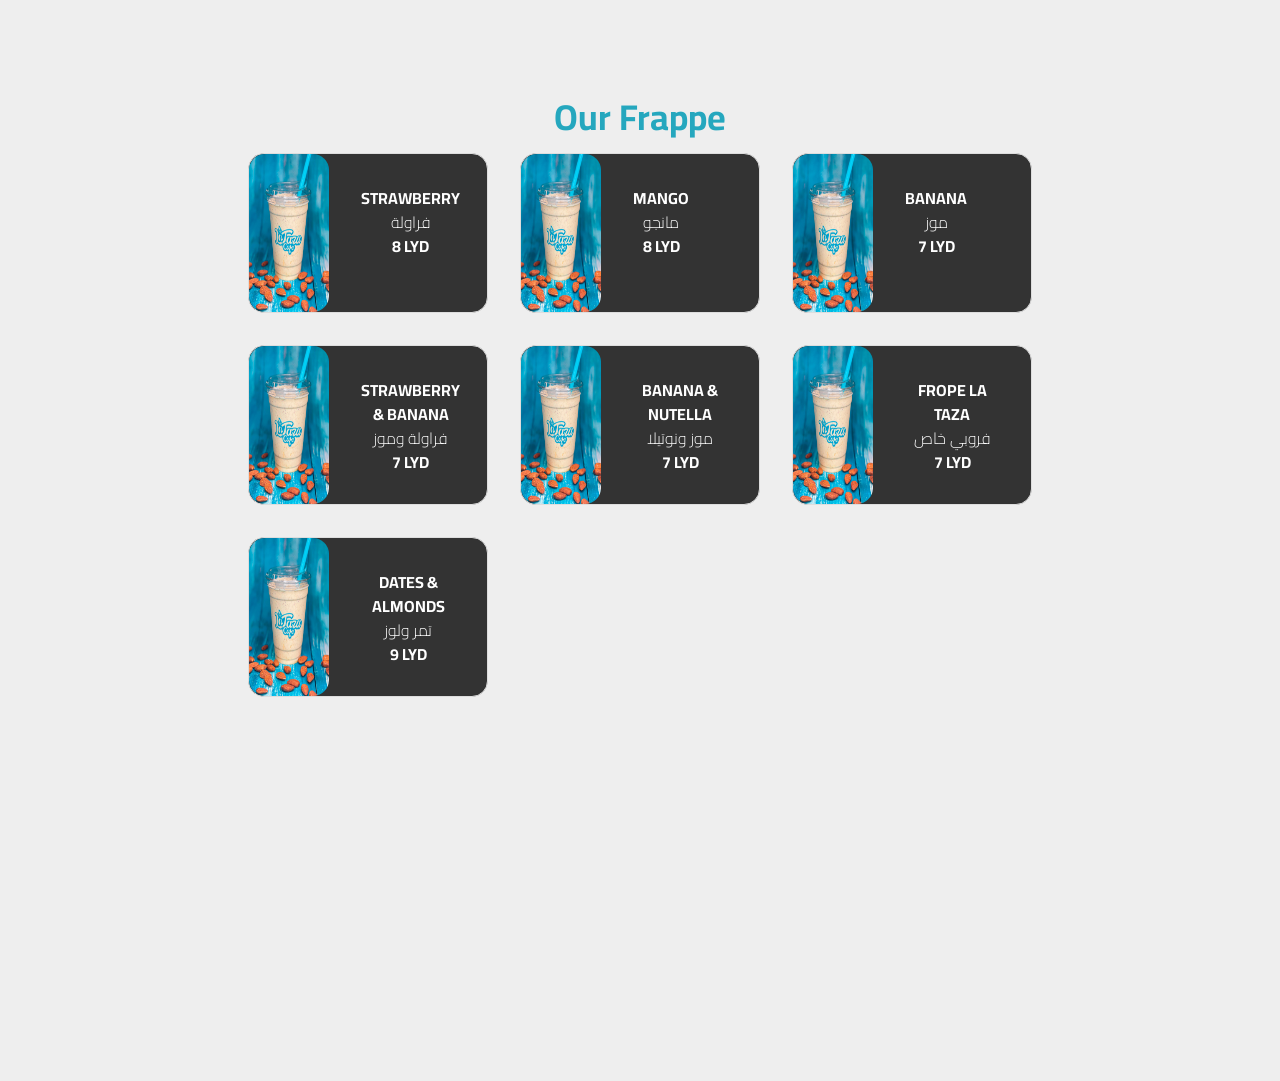
<file: drinks/frappe.html>
<!DOCTYPE html>
<html lang="en">

<head>
    <meta charset="UTF-8">
    <meta http-equiv="X-UA-Compatible" content="IE=edge">
    <meta name="viewport" content="width=device-width, initial-scale=1.0">
    <title>Frappe</title>
    <link rel="stylesheet" href="../styles/menu-style.css">
</head>

<body>
    <div class="main-grid-container">
        <div class="header">
            <h1>Our Frappe</h1>
        </div>
        <div class="drinks-section">
            <div class="section sec-1">
                <img src="../assets/frappe.jpg" alt="">
                <div class="drink-details">
                    <h4>STRAWBERRY</h4>
                    <p>فراولة</p>
                    <h4>8 LYD</h4>
                </div>
            </div>
            <div class="section sec-1">
                 <img src="../assets/frappe.jpg" alt="">
                <div class="drink-details">
                    <h4>MANGO</h4>
                    <p>مانجو</p>
                    <h4>8 LYD</h4>
                </div>
            </div>
            <div class="section sec-1">
                 <img src="../assets/frappe.jpg" alt="">
                <div class="drink-details">
                    <h4>BANANA</h4>
                    <p>موز</p>
                    <h4>7 LYD</h4>
                </div>
            </div>
            <div class="section sec-1">
                 <img src="../assets/frappe.jpg" alt="">
                <div class="drink-details">
                    <h4>STRAWBERRY & BANANA</h4>
                    <p>فراولة وموز</p>
                    <h4>7 LYD</h4>
                </div>
            </div>
            <div class="section sec-1">
                 <img src="../assets/frappe.jpg" alt="">
                <div class="drink-details">
                    <h4>BANANA & NUTELLA</h4>
                    <p>موز ونوتيلا</p>
                    <h4>7 LYD</h4>
                </div>
            </div>
            <div class="section sec-1">
                 <img src="../assets/frappe.jpg" alt="">
                <div class="drink-details">
                    <h4>FROPE LA TAZA</h4>
                    <p>فروبي خاص</p>
                    <h4>7 LYD</h4>
                </div>
            </div>
            <div class="section sec-1">
                 <img src="../assets/frappe.jpg" alt="">
                <div class="drink-details">
                    <h4>DATES & ALMONDS</h4>
                    <p>تمر ولوز</p>
                    <h4>9 LYD</h4>
                </div>
            </div>

        </div>
    </div>
</body>

</html>
</file>
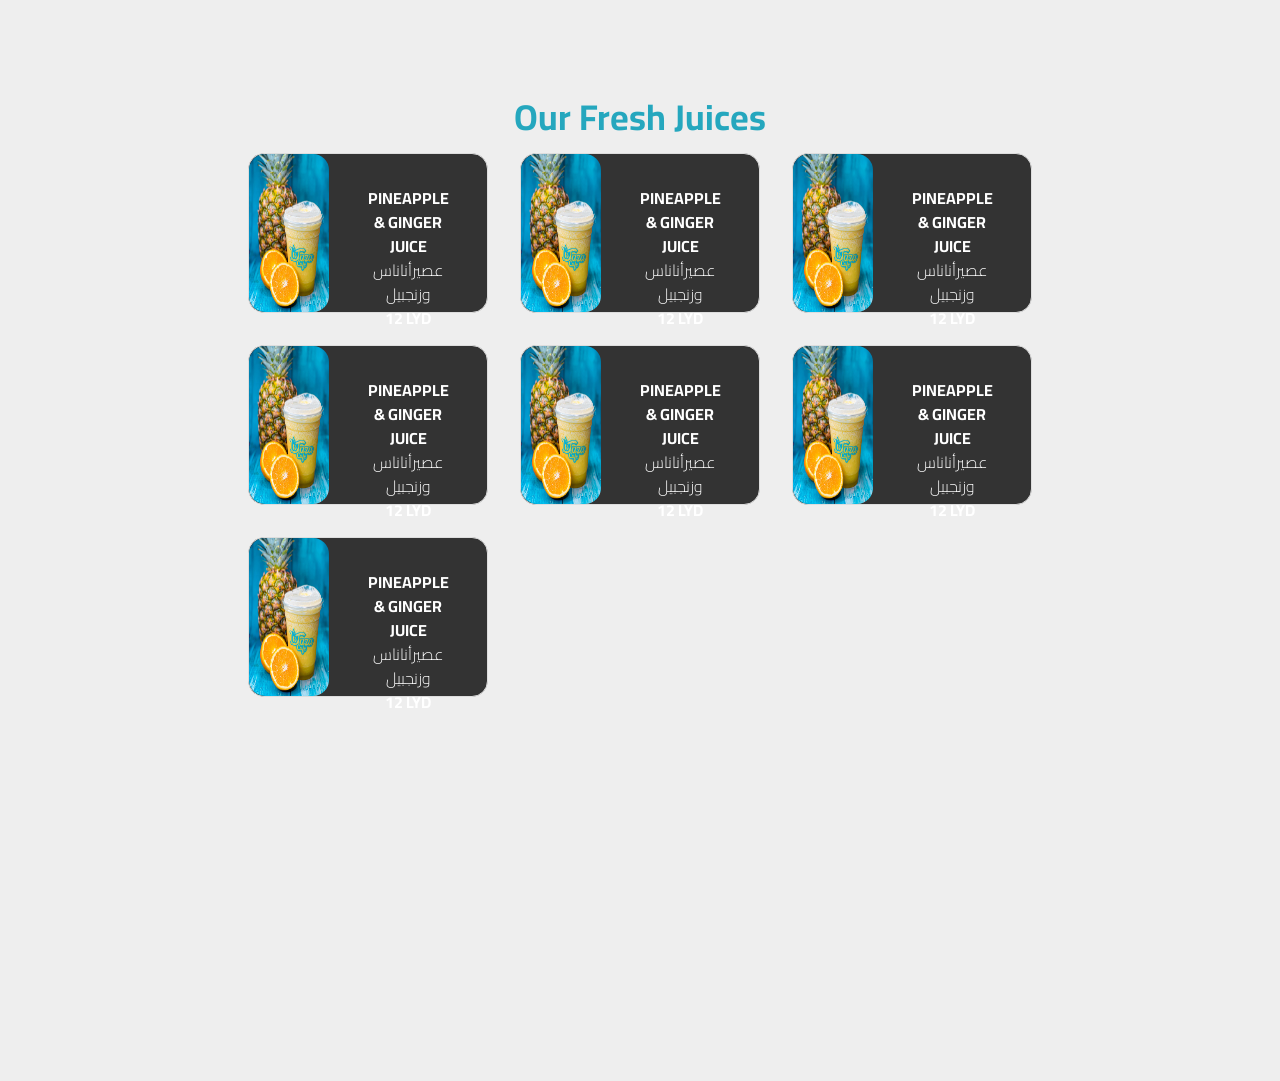
<file: drinks/fresh.html>
<!DOCTYPE html>
<html lang="en">

<head>
    <meta charset="UTF-8">
    <meta http-equiv="X-UA-Compatible" content="IE=edge">
    <meta name="viewport" content="width=device-width, initial-scale=1.0">
    <title>Fresh Juices</title>
    <link rel="stylesheet" href="../styles/menu-style.css">
</head>

<body>
    <div class="main-grid-container">
        <div class="header">
            <h1>Our Fresh Juices</h1>
        </div>
        <div class="drinks-section">
            <div class="section sec-1">
                <img src="../assets/fresh.jpg" alt="">
                <div class="drink-details">
                   <h4>PINEAPPLE & GINGER JUICE</h4>
                    <p>عصيرأناناس وزنجبيل</p>
                    <h4>12 LYD</h4>
                </div>
            </div>
            <div class="section sec-1">
                <img src="../assets/fresh.jpg" alt="">
                <div class="drink-details">
                 <h4>PINEAPPLE & GINGER JUICE</h4>
                    <p>عصيرأناناس وزنجبيل</p>
                    <h4>12 LYD</h4>
                </div>
            </div>
            <div class="section sec-1">
                <img src="../assets/fresh.jpg" alt="">
                <div class="drink-details">
                 <h4>PINEAPPLE & GINGER JUICE</h4>
                    <p>عصيرأناناس وزنجبيل</p>
                    <h4>12 LYD</h4>
                </div>
            </div>
            <div class="section sec-1">
                <img src="../assets/fresh.jpg" alt="">
                <div class="drink-details">
                 <h4>PINEAPPLE & GINGER JUICE</h4>
                    <p>عصيرأناناس وزنجبيل</p>
                    <h4>12 LYD</h4>
                </div>
            </div>
            <div class="section sec-1">
                <img src="../assets/fresh.jpg" alt="">
                <div class="drink-details">
                 <h4>PINEAPPLE & GINGER JUICE</h4>
                    <p>عصيرأناناس وزنجبيل</p>
                    <h4>12 LYD</h4>
                </div>
            </div>
            <div class="section sec-1">
                <img src="../assets/fresh.jpg" alt="">
                <div class="drink-details">
                 <h4>PINEAPPLE & GINGER JUICE</h4>
                    <p>عصيرأناناس وزنجبيل</p>
                    <h4>12 LYD</h4>
                </div>
            </div>
            <div class="section sec-1">
                <img src="../assets/fresh.jpg" alt="">
                <div class="drink-details">
                 <h4>PINEAPPLE & GINGER JUICE</h4>
                    <p>عصيرأناناس وزنجبيل</p>
                    <h4>12 LYD</h4>
                </div>
            </div>

        </div>
    </div>
</body>

</html>
</file>
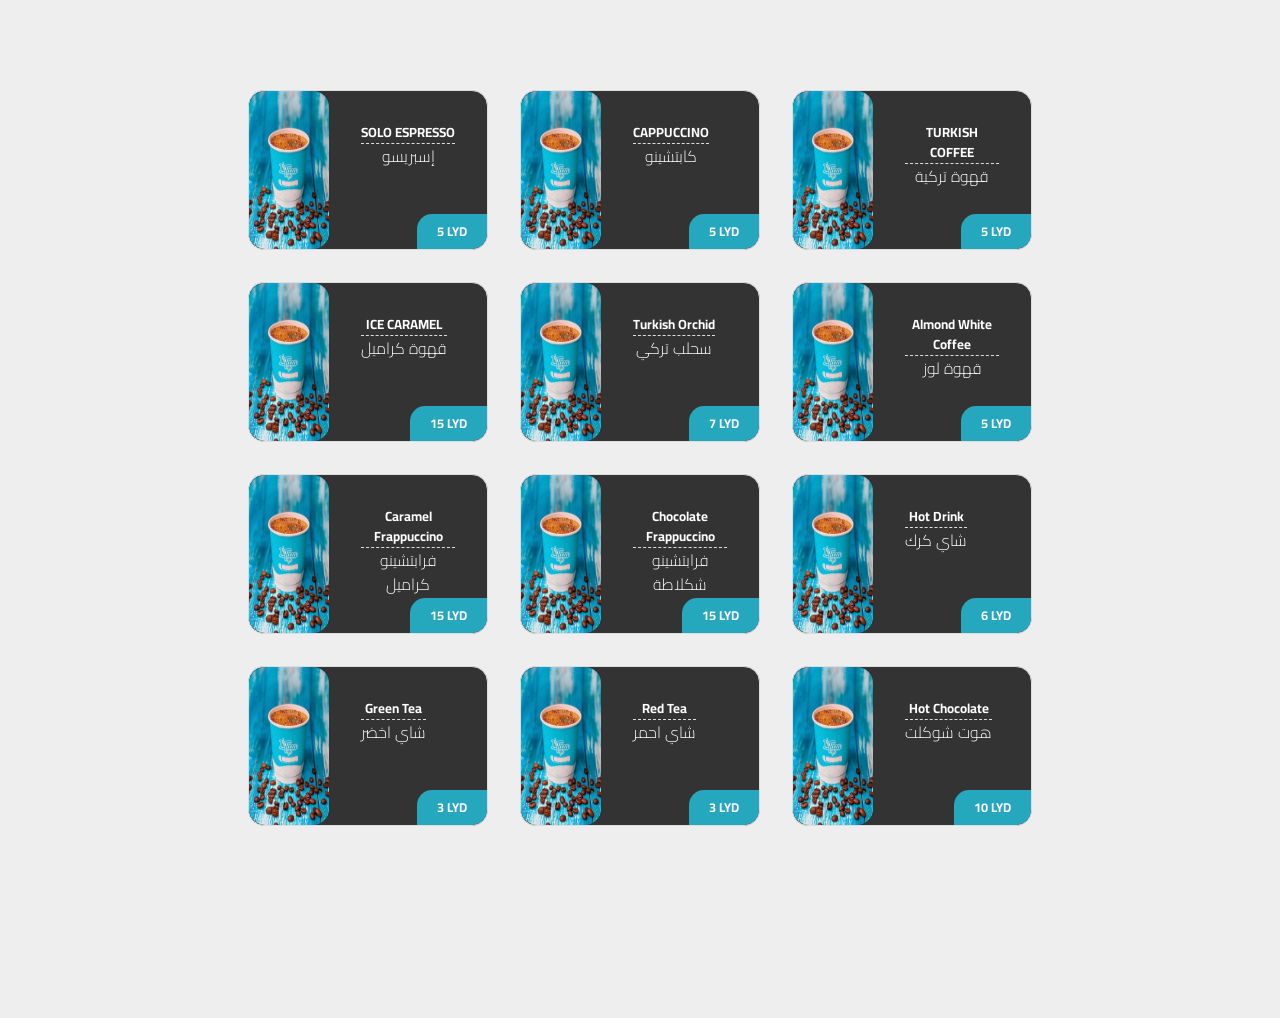
<file: try/drinks.html>
<!DOCTYPE html>
<html lang="en">
    <head>
        <meta charset="UTF-8">
        <meta http-equiv="X-UA-Compatible" content="IE=edge">
        <meta name="viewport" content="width=device-width, initial-scale=1.0">
        <title>Coffee & Hot Drinks</title>
        <link rel="stylesheet" href="../styles/menu-style.css">
    </head>
<body>
    <div class="main-grid-container">
        <div class="drinks-section"> 
            <div class="section sec-1">
            <img src="../assets/coffee.jpg" class="bg3" alt="">
                <div class="drink-details">
                    <h5>SOLO ESPRESSO</h5>
                    <p>إسبريسو</p>
                </div> 
                    <span>5 LYD</span>
                </div>
            <div class="section sec-1">
            <img src="../assets/coffee.jpg"  alt="">
                <div class="drink-details">
                    <h5>CAPPUCCINO</h5>
                    <p>كابتشينو</p>
                </div>
                    <span>5 LYD</span>
              
            </div>
            <div class="section sec-1">
            <img src="../assets/coffee.jpg"  alt="">
                <div class="drink-details">
                    <h5>TURKISH COFFEE</h5>
                    <p>قهوة تركية</p>
                </div>
                    <span>5 LYD</span>
            </div>
            <div class="section sec-1">
            <img src="../assets/coffee.jpg"  alt="">
                <div class="drink-details">
                    <h5>ICE CARAMEL</h5>
                    <p>قهوة كراميل</p>
                </div>
                    <span>15 LYD</span>
            </div>
            <div class="section sec-1">
            <img src="../assets/coffee.jpg"  alt="">
                <div class="drink-details">
                    <h5>Turkish orchid</h5>
                    <p>سحلب تركي</p>
                </div>
                    <span>7 LYD</span>
            </div>
            <div class="section sec-1">
            <img src="../assets/coffee.jpg"  alt="">
                <div class="drink-details">
                    <h5>Almond white coffee</h5>
                    <p>قهوة لوز</p>
                </div>
                    <span>5 LYD</span>
            </div>
            <div class="section sec-1">
            <img src="../assets/coffee.jpg"  alt="">
                <div class="drink-details">
                    <h5>Caramel Frappuccino</h5>
                    <p>فرابتشينو كراميل</p>
                     </div>
                    <span>15 LYD</span>
            </div>
            <div class="section sec-1">
            <img src="../assets/coffee.jpg"  alt="">
                <div class="drink-details">
                    <h5>Chocolate Frappuccino</h5>
                    <p> فرابتشينو شكلاطة</p>  </div>
                    <span>15 LYD</span>
              
            </div>
            <div class="section sec-1">
            <img src="../assets/coffee.jpg"  alt="">
                <div class="drink-details">
                    <h5>hot drink</h5>
                    <p> شاي كرك</p></div>
                    <span>6 LYD</span>
                
            </div>
            <div class="section sec-1">
            <img src="../assets/coffee.jpg"  alt="">
                <div class="drink-details">
                    <h5>Green tea</h5>
                    <p> شاي اخضر</p></div>
                    <span>3 LYD</span>
                
            </div>
            <div class="section sec-1">
            <img src="../assets/coffee.jpg"  alt="">
                <div class="drink-details">
                    <h5>Red tea</h5>
                    <p> شاي احمر</p> </div>
                    <span>3 LYD</span>
               
            </div>
            <div class="section sec-1">
            <img src="../assets/coffee.jpg"  alt="">
                <div class="drink-details">
                    <h5>Hot Chocolate</h5>
                    <p> هوت شوكلت</p></div>
                    <span>10 LYD</span>
                
            </div>

        </div>
    </div>
</body>
</html>
</file>
<file: styles/new-menu.css>
@import url('https://fonts.googleapis.com/css2?family=Cairo:wght@500&display=swap');

*{
    padding: 0;
    margin: 0;
    box-sizing: border-box;
}
body{
    background-color: #f3f3f3;
    font-family: 'Cairo', sans-serif;
}
/* .current>a{
    color: red;
} */
#myBtn {
    display: none;
    position: fixed;
    bottom: 20px;
    right: 30px;
    z-index: 99;
    font-size: 18px;
    font-weight: 600;
    border: none;
    outline: none;
    background-color: red;
    color: white;
    cursor: pointer;
    padding: 15px;
    border-radius: 4px;
  }
  
  #myBtn:hover {
    background-color: #555;
  }
.menu{
    padding: 0 10px 30px 10px;
    display: grid;
    grid-template-columns: repeat(auto-fit, minmax(350px,1fr));
    grid-gap: 20px 40px;
}
.heading {
    background-color: rgb(43, 113, 156);
    color: #ffffff;
    margin-bottom:30px ;
    padding: 30px 0;
    grid-column: 1/-1;
    text-align: center;
}
.heading>h1 {
    font-weight: 400;
    font-size: 30px;
    letter-spacing: 10px;
    margin-bottom:10px ;
}
.heading>h3 {
    font-weight: 600;
    font-size: 1.4rem;
    letter-spacing: 5px;
}
.header>h3>a {
    text-decoration: none;
    color: #ffffff;
}
.header {
    display: grid;
    grid-template-columns: repeat(3,1fr);
    align-items: center;
}
.header>h3 {
    font-size: 1rem;
    display: inline-flex;
    padding: 1rem;
}
.food-item{
    display: grid;
    position: relative;
    grid-template-rows: auto 1fr;
    border-radius: 15px;
    box-shadow: 0 0 15px rgba(0, 0, 0, 0.1);
}
.food-item img {
    position: relative;
    width: 100%;
    /* height: 80%; */
    border-radius: 15px 15px 0 0;
}
h1 {
    grid-column: 1/-1;
    text-align: center;
}
.details {
    padding: 10px 10px;
    display:grid;
    grid-template-rows: auto 1fr 50px;
    grid-row-gap:15px ;
}
.details-sub {
    display: grid;
    grid-template-columns: auto auto;
}
.details-sub>h5 {
    font-weight: 600;
    font-size: 18px;
}
.price {
    text-align: right;
}
.details>p {
    color: #4b4a4a;
    font-size:15px;
    line-height: 28px;
    font-weight: 400;
    align-self: stretch;
    text-align: right;

}
</file>
<file: styles/home.css>
@import url('https://fonts.googleapis.com/css2?family=Cairo:wght@500&display=swap');

* {
    margin: 0;
    padding: 0;
    box-sizing: border-box;
    font-family: 'Cairo', sans-serif;
}

body {
    background: #000;
    box-shadow: inset 0px 0px 10px rgba(0,0,0,0.9);

}

header {
    position: absolute;
    top: 0;
    left: 0;
    width: 100%;
    display: flex;
    /* justify-content: space-between; */
    align-items: center;
    padding: 30px 30px;
    z-index: 100;
}

header .logo img {
    max-width: 150px;
}


.navigation {
    display: flex;
}

.navigation li {
    list-style: none;
    margin: 0 10px;
}

.navigation li a {
    color: #fff;
    text-decoration: none;
    font-weight: 500;
    letter-spacing: 1px;
    font-size: 1rem;
}

.navigation li:hover a {
    color: #de0611;
}


.banner {
    position: relative;
    width: 100%;
    min-height: 100vh;
    padding: 20px 20px;
    display: flex;
    /* justify-content: center; */
    align-items: center;
    
}

.banner .bg {
    position: absolute;
    top: 0;
    left: 0;
    width: 100%;
    height: 100%;
    /* Add the blur effect */
    filter: blur(3px);
    -webkit-filter: blur(5px);
    object-fit: cover;
    /* box-shadow: inset 0px 0px 10px rgba(0,0,0,0.9); */
}

.content {
    position: relative;
    z-index: 1;
    max-width: 550px;
    margin-top: 13rem;
    /* justify-content: end; */
    left: 0;
}

.restTitle {
    max-width: 500px;
}

.banner .content h4 {
    color: #000000;
    font-weight: 500;
}

.banner .content h4 span {
    padding: 0 10px;
    border-right: 1px solid #000000;
}

.banner .content h4 span:first-child {
    padding-left: 0;
}

.banner .content h4 span:last-child {
    border-right: none;
}

.banner .content p {
    font-size: 1em;
    font-weight: 300;
    line-height: 1.5em;
    color: #fff;
    margin: 10px 0 20px;
}

.banner .content .buttons {
    position: relative;
    display: inline-flex;
}

.banner .content .buttons a {
    position: relative;
    display: inline-block;
    margin-right: 10px;
    background: rgb(37, 167, 190);
    color: #fff;
    padding: 6px 20px;
    text-decoration: none;
    font-size: 1em;
border-radius: 10px;
    letter-spacing: 1px;
    text-transform: uppercase;
}

.banner .content .buttons a:nth-child(3) {
    background: rgba(0, 0, 0, 0.5);
    border: 1px solid rgba(255, 255, 255, 0.1);
}

.banner .content .buttons a:hover:nth-child(3) {
    background: #B1DC76;
}
</file>
<file: styles/menu-style.css>
@import url('https://fonts.googleapis.com/css2?family=Cairo:wght@500&display=swap');

*{
    margin: 0;
    padding: 0;
    box-sizing: border-box;
    font-family: 'Cairo', sans-serif;
}
.main-grid-container {
    display: grid;
    grid-gap: 0.6rem;
    justify-content: center;
}
h1 {
color:  rgb(37, 167, 190);
text-align: center;
}

.section  img {
    width: 5rem;
    border-radius: 1rem;
    height: 50%;
}

.section {
    display: flex; 
    background-color: #333; 
   border-radius:1rem;
   border: 1px solid #ddd;
   text-align: center;
   position: relative;
   transition: .3s;
    margin: 1rem;
}

.section .bg2 {
    position: absolute;
    width: 100%;
    height: 100%;
    /* Add the blur effect */
    filter: blur(5px);
    -webkit-filter: blur(5px);
    object-fit: cover;

}
.drink-details {
  padding: 1rem;
  font-size: 1rem;
}
.section span {
position: absolute;
right: 0;
bottom: 0;
background-color: rgb(37, 167, 190);
padding: 8px 20px;
font-size: 0.8rem;
font-weight: 700;
border-radius:15px 0 15px 0;
}
.section h5 {
    border-bottom: 1px dashed #ddd;
    /* position: absolute; */
    text-transform: capitalize;
  
}
/* .section p {
  position: absolute;
} */

@media (min-width: 900px) {
    .drinks-section{
        display: grid;
        grid-template-columns: repeat(3, 15rem);
        grid-template-rows: repeat(5, 10rem);
        grid-gap: 2rem;
    }
    .section{
        margin: 0;
        display: flex;
    }
    .section  img {
      width: 5rem;
      border-radius: 1rem;
      height: 100%;
  }
  .drink-details { 
    padding: 2rem;
    font-size: 1rem;
  }
  
}
.container{
    width: 1200px;
    margin: 0 auto;
}
   /**
 * Tabs
 */
 .tabs {
    display: flex;
    flex-wrap: wrap;
  }
  
  .tabs label {
    order: 1;
    display: block;
    padding: 1rem 2rem;
    margin-right: 0.2rem;
    cursor: pointer;
    background: rgb(37, 167, 190);
    border-radius: 0.2rem;
    color: #333;
    font-weight: bold;
    transition: background ease 0.2s;
  }
  
  .tabs .tab {
    order: 99;
    flex-grow: 1;
    width: 100%;
    display: none;
    padding: 1rem;
    background: #fff;
  }
  
  .tabs input[type=radio] {
    display: none;
  }
  
  .tabs input[type=radio]:checked + label {
    background: #fff;
  }
  
  .tabs input[type=radio]:checked + label + .tab {
    display: block;
  }
  
  @media (max-width: 45em) {
    .tabs .tab,
  .tabs label {
      order: initial;
    }
  
    .tabs label {
      width: 100%;
      margin-right: 0;
      margin-top: 0.2rem;
      /* position: fixed; */
    }
  }

  /**
   * Generic Styling
  */
  body {
    background: #eee;
    color: #fff;
    min-height: 100vh;
    box-sizing: border-box;
    padding-top: 10vh;
    /* font-family: "HelveticaNeue-Light", "Helvetica Neue Light", "Helvetica Neue", Helvetica, Arial, "Lucida Grande", sans-serif; */
    font-weight: 300;
    line-height: 1.5;
    max-width: 60rem;
    margin: 0 auto;
    font-size: 112%;
  }
</file>
<file: styles/drinks-style.css>
@import url('https://fonts.googleapis.com/css2?family=Cairo:wght@500&display=swap');

*{
    margin: 0;
    padding: 0;
    box-sizing: border-box;
    font-family: 'Cairo', sans-serif;
}
body {
    background-color: rgb(238, 242, 242);
}
.main-grid-container {
    display: grid;
    grid-template-rows: 5rem 1fr;
    grid-gap: 0.6rem;
    justify-content: center;
    border: 1px solid rgb(150, 150, 150);
    border-radius: 0.8rem;
    background-color: rgb(238, 242, 242);
}
h1 {
    color:  rgb(37, 167, 190);
    }
.header {
    grid-row: 1;
    text-align: center;
}
.drinks-section {
    grid-row: 2;
    grid-column: 1;
    display: grid;
    grid-template-columns: repeat(2, 8rem);
    grid-template-rows: repeat(3, 10rem);
    gap: 2rem;
    justify-content: center;
    margin: 1rem;
}
.section {
    text-align: center;
}
.section img {
    width: 5rem;
    border-radius: 1rem;
}
.section a {
    text-decoration: none;
    color: black;
}
@media (min-width: 900px) {
    .drinks-section {
        grid-template-columns: repeat(3, 15rem);
        grid-template-rows: repeat(2, 10rem);
    }
}
</file>
